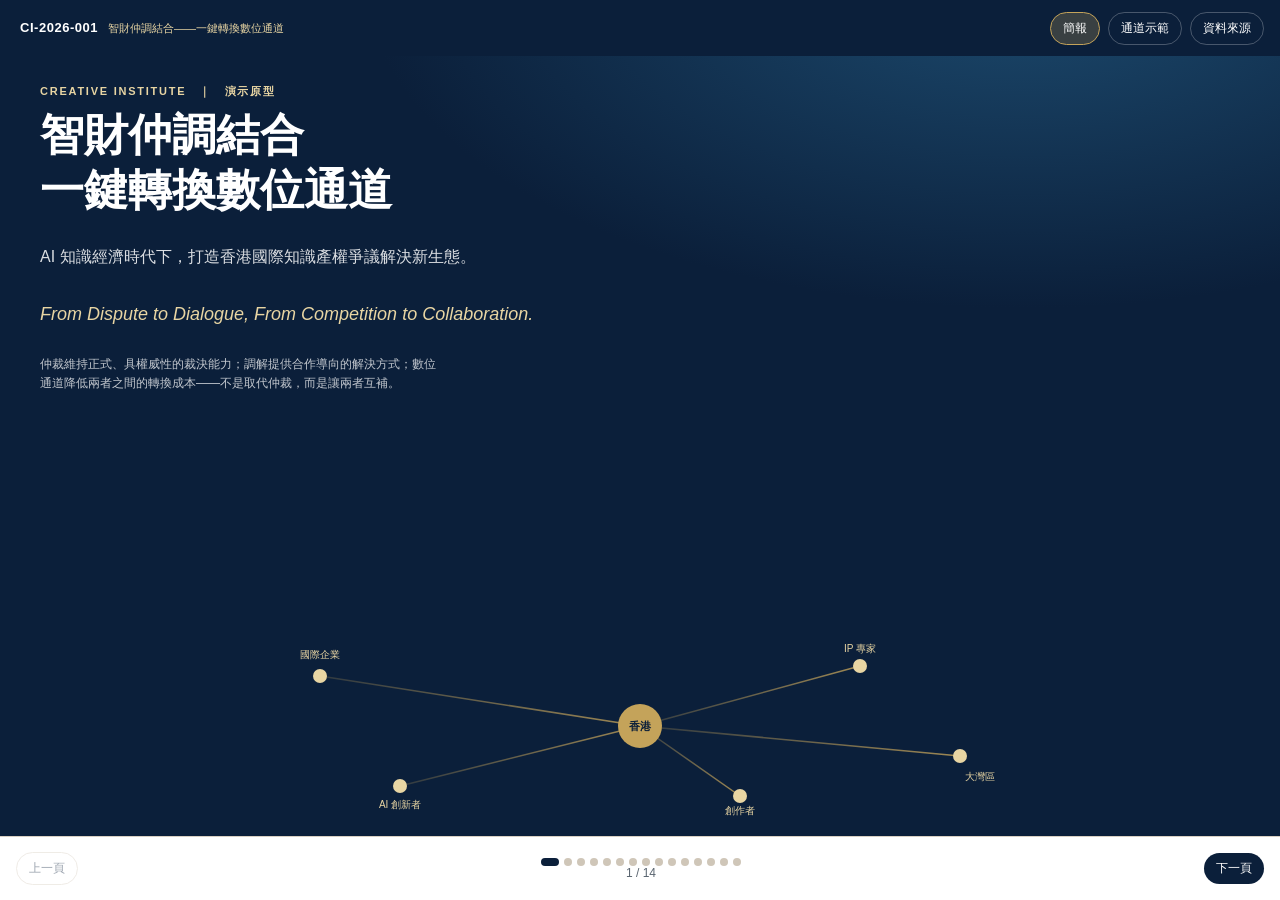
<file: site/index.html>
<!DOCTYPE html>
<html lang="zh-Hant">
<head>
  <meta charset="utf-8">
  <meta name="viewport" content="width=device-width, initial-scale=1">
  <title>智財仲調結合——一鍵轉換數位通道｜CI-2026-001</title>
  <meta name="description" content="香港國際知識產權爭議解決：仲調結合與一鍵轉換數位通道簡報（示範原型）">
  <link rel="stylesheet" href="css/style.css">
  <link rel="icon" href="favicon.svg" type="image/svg+xml">
</head>
<body>
  <a class="skip" href="#slides">跳至簡報內容</a>
  <header class="topbar">
    <div class="brand">
      <strong>CI-2026-001</strong>
      <span>智財仲調結合——一鍵轉換數位通道</span>
    </div>
    <nav class="top-links" aria-label="主要導覽">
      <a href="index.html#1" aria-current="page">簡報</a>
      <a href="gateway.html">通道示範</a>
      <a href="index.html#sources">資料來源</a>
    </nav>
  </header>

  <main class="deck">
    <div class="slides" id="slides">

      <section class="slide cover active" data-slide="1" id="slide-1">
        <p class="slide-kicker">Creative Institute　｜　演示原型</p>
        <h1>智財仲調結合<br>一鍵轉換數位通道</h1>
        <p class="lede">AI 知識經濟時代下，打造香港國際知識產權爭議解決新生態。</p>
        <p class="tagline">From Dispute to Dialogue, From Competition to Collaboration.</p>
        <p class="small" style="color:rgba(255,255,255,.75);max-width:60ch">仲裁維持正式、具權威性的裁決能力；調解提供合作導向的解決方式；數位通道降低兩者之間的轉換成本——不是取代仲裁，而是讓兩者互補。</p>
        <svg class="network" viewBox="0 0 800 180" role="img" aria-label="以香港為中心連接國際企業、創新者與大灣區的示意網絡">
          <defs>
            <linearGradient id="g" x1="0" y1="0" x2="1" y2="0">
              <stop offset="0" stop-color="#c4a35a" stop-opacity=".2"/>
              <stop offset="1" stop-color="#c4a35a" stop-opacity=".8"/>
            </linearGradient>
          </defs>
          <line x1="400" y1="90" x2="80" y2="40" stroke="url(#g)" stroke-width="1.5"/>
          <line x1="400" y1="90" x2="160" y2="150" stroke="url(#g)" stroke-width="1.5"/>
          <line x1="400" y1="90" x2="620" y2="30" stroke="url(#g)" stroke-width="1.5"/>
          <line x1="400" y1="90" x2="720" y2="120" stroke="url(#g)" stroke-width="1.5"/>
          <line x1="400" y1="90" x2="500" y2="160" stroke="url(#g)" stroke-width="1.5"/>
          <circle cx="400" cy="90" r="22" fill="#c4a35a"/>
          <text x="400" y="94" text-anchor="middle" font-size="11" fill="#0b1f3a" font-weight="700">香港</text>
          <circle cx="80" cy="40" r="7" fill="#e8d5a3"/><text x="80" y="22" text-anchor="middle" font-size="10" fill="#e8d5a3">國際企業</text>
          <circle cx="160" cy="150" r="7" fill="#e8d5a3"/><text x="160" y="172" text-anchor="middle" font-size="10" fill="#e8d5a3">AI 創新者</text>
          <circle cx="620" cy="30" r="7" fill="#e8d5a3"/><text x="620" y="16" text-anchor="middle" font-size="10" fill="#e8d5a3">IP 專家</text>
          <circle cx="720" cy="120" r="7" fill="#e8d5a3"/><text x="740" y="144" text-anchor="middle" font-size="10" fill="#e8d5a3">大灣區</text>
          <circle cx="500" cy="160" r="7" fill="#e8d5a3"/><text x="500" y="178" text-anchor="middle" font-size="10" fill="#e8d5a3">創作者</text>
        </svg>
      </section>

      <section class="slide" data-slide="2">
        <p class="slide-kicker">Part 1　市場背景　｜　第 2 頁</p>
        <h2>AI 推動知識經濟，智慧爭議正在增加</h2>
        <p class="lede">AI、數位內容、軟體、專利及品牌逐漸成為重要商業資產。交易與跨境使用增加的同時，權利界定與商業利益衝突也在增加。傳統訴訟及仲裁未必適合所有希望維持合作關係的企業。</p>
        <div class="grid grid-4" style="margin:16px 0">
          <div class="card"><h3>AI 生成內容版權</h3><p>訓練資料及作品使用權、商業使用爭議。</p></div>
          <div class="card"><h3>軟體及演算法授權</h3><p>模型、開源條款與技術授權糾紛。</p></div>
          <div class="card"><h3>技術專利爭議</h3><p>專利授權、標準必要專利與合作開發。</p></div>
          <div class="card"><h3>跨境商標及品牌</h3><p>平台、創作者與企業之間的品牌使用。</p></div>
        </div>
        <div class="grid grid-2">
          <div class="card kpi">
            <span class="badge badge-official">已公布數據</span>
            <div class="n">1,461</div>
            <div class="u">WIPO 2025 年管理的 IP、創新及科技相關爭議（較 2024 年 +70%）</div>
          </div>
          <div class="callout">
            版權及數位內容佔 71%，商標佔 23%，專利及其他商業事項佔其餘部分（若前兩項互斥且窮盡，餘額為 6%；<strong>WIPO 原文未寫出 6%</strong>）。參與者包括超過 1,500 家中小企、初創、創作者及創新者。此數據支持「相關爭議服務需求增加」，但不能單憑數字證明全部增長由 AI 直接造成。來源：WIPO ADR Highlights 2025。
          </div>
        </div>
      </section>

      <section class="slide" data-slide="3">
        <p class="slide-kicker">Part 1　為何是香港　｜　第 3 頁</p>
        <h2>現有國際仲裁優勢</h2>
        <div class="grid grid-2">
          <div>
            <ul class="clean">
              <li>普通法制度及國際法律專業人才</li>
              <li>香港國際仲裁中心（HKIAC）及其他爭議解決機構</li>
              <li>中英雙語及國際商業環境</li>
              <li>連接中國內地與海外市場</li>
              <li>大灣區跨境商業及創新活動</li>
            </ul>
            <p class="lede" style="margin-top:16px">香港已經有國際仲裁的基礎，下一步是讓這個優勢延伸到更專業、更有彈性的 IP 爭議解決（包括調解銜接）。</p>
          </div>
          <div class="card">
            <span class="badge badge-official">已公布數據｜HKIAC 2025</span>
            <p class="kpi" style="text-align:left;padding:8px 0 0"><span class="n">388</span> <span class="u">宗仲裁案件</span></p>
            <p><strong>84.3%</strong> 屬國際仲裁（至少一方並非來自香港）</p>
            <p>當事人來自 <strong>61</strong> 個司法管轄區</p>
            <p class="small muted">來源：<a href="https://hkiac.org/about-us/statistics/">hkiac.org/about-us/statistics</a>（2026-11-21 查閱）</p>
          </div>
        </div>
      </section>

      <section class="slide" data-slide="4">
        <p class="slide-kicker">Part 1　市場尺度　｜　第 4 頁</p>
        <h2>香港國際仲裁市場：2020–2026</h2>
        <p class="small"><span class="badge badge-official">已公布數據</span>以下是 HKIAC <strong>全部仲裁</strong>案件，不是 IP 專項案件數。2026 全年數據尚未公布。</p>
        <div class="grid grid-2">
          <div>
            <div class="chart-wrap"><canvas id="chart-hkiac" aria-label="HKIAC 2020至2025仲裁案件柱狀圖"></canvas></div>
            <table class="data">
              <thead><tr><th>年份</th><th>全部仲裁</th><th>國際比例</th><th>國際約數</th></tr></thead>
              <tbody>
                <tr><td>2020</td><td class="num">318</td><td class="num">72.3%</td><td class="num">230</td></tr>
                <tr><td>2021</td><td class="num">277</td><td class="num">81.6%</td><td class="num">226</td></tr>
                <tr><td>2022</td><td class="num">344</td><td class="num">83.1%</td><td class="num">286</td></tr>
                <tr><td>2023</td><td class="num">281</td><td class="num">75.1%</td><td class="num">211</td></tr>
                <tr><td>2024</td><td class="num">352</td><td class="num">76.4%</td><td class="num">269</td></tr>
                <tr><td>2025</td><td class="num">388</td><td class="num">84.3%</td><td class="num">327</td></tr>
                <tr><td>2026</td><td colspan="3">尚未公布全年數據</td></tr>
              </tbody>
            </table>
            <p class="chart-caption">國際約數＝全部仲裁×國際比例後四捨五入。2022 年官方比例為 83.1%（非「約 83%」）。來源：HKIAC Statistics。</p>
          </div>
          <div>
            <div class="chart-wrap"><canvas id="chart-ipshare" aria-label="HKIAC 已公布知識產權爭議類型佔比"></canvas></div>
            <div class="callout warn">
              <strong>本頁結論不是「香港 IP 仲裁案件很多」。 </strong>香港已有成熟的國際仲裁市場，但 IP 專項的獨立國際案件序列並不完整。HKIAC 有公布爭議類型中的 Intellectual Property 佔比：2020 2.2%、2021 4%、2022 0.6%、2023 2.5%、2025 1.2%；2024 年與房地產、航空等合併在其餘 7.4%，無法單獨核實。此為類型佔比，不能直接當成「國際 IP 仲裁宗數」。
            </div>
          </div>
        </div>
      </section>

      <section class="slide" data-slide="5">
        <p class="slide-kicker">Part 1　展望　｜　第 5 頁</p>
        <h2>2026–2030：市場需求情境（非官方預測）</h2>
        <div class="grid grid-2">
          <div>
            <span class="badge badge-model">推算情境（非官方）</span>
            <div class="chart-wrap"><canvas id="chart-forecast" aria-label="國際仲裁案件6%增長推算折線圖"></canvas></div>
            <p class="chart-caption">基準：2025 年 388×84.3%＝327.084≈327 宗國際仲裁，假設每年增長 6%。2030 年約 438 宗。這不是 HKIAC 官方預測。</p>
          </div>
          <div>
            <p class="small">第二層：以 2030 年約 438 宗為基數，假設 IP 佔國際仲裁的比例（<strong>模型參數，不是香港實際統計</strong>）：</p>
            <table class="data">
              <thead><tr><th>情境</th><th>假設 IP 比例</th><th>2030 年推算</th></tr></thead>
              <tbody>
                <tr><td>低</td><td class="num">3%</td><td class="num">約 13 宗</td></tr>
                <tr><td>中</td><td class="num">5.4%</td><td class="num">約 24 宗</td></tr>
                <tr><td>高</td><td class="num">8%</td><td class="num">約 35 宗</td></tr>
              </tbody>
            </table>
            <div class="callout warn" style="margin-top:10px">
              5.4% 與 8% <strong>高於</strong> HKIAC 近年已公布的 IP 類型佔比（約 0.6%–4%；2025 年為 1.2%）。若以 2025 年 1.2% 套用 438 宗，僅約 5 宗。切勿將「中情境 24 宗」表述為香港每年實際的國際 IP 仲裁量。未來的機會不只是增加仲裁案件，而是建立更具彈性的 IP 爭議解決方式。
            </div>
          </div>
        </div>
      </section>

      <section class="slide" data-slide="6">
        <p class="slide-kicker">Part 2　問題分析　｜　第 6 頁</p>
        <h2>智財調解 vs 智財仲裁：合作還是裁決？</h2>
        <table class="data">
          <thead><tr><th>比較項目</th><th>調解</th><th>仲裁</th></tr></thead>
          <tbody>
            <tr><td>決策方式</td><td>當事人協商</td><td>仲裁庭裁決</td></tr>
            <tr><td>程序</td><td>彈性較高</td><td>正式程度較高</td></tr>
            <tr><td>費用／時間</td><td>通常較低、較短</td><td>通常較高；視複雜程度而定</td></tr>
            <tr><td>保密</td><td>可以保密</td><td>通常具有保密安排</td></tr>
            <tr><td>結果</td><td>和解協議</td><td>具約束力的裁決</td></tr>
            <tr><td>合作關係</td><td>較容易維持</td><td>可能較對立</td></tr>
          </tbody>
        </table>
        <div class="grid grid-2" style="margin-top:12px">
          <div class="card"><h3>調解的限制</h3><p>需要雙方願意參與；無法保證達成和解；不能強制對方接受方案；和解協議的執行及跨境安排須妥善設計。</p></div>
          <div class="card"><h3>仲裁的限制</h3><p>程序、證據及法律論證可能較複雜；費用及時間可能較高；裁決由第三方作出，未必保留商業合作關係。</p></div>
        </div>
        <p class="lede" style="margin-top:12px"><strong>調解解決的是合作空間，仲裁解決的是裁決需求。兩者不是競爭者，而是互補工具。</strong></p>
      </section>

      <section class="slide" data-slide="7">
        <p class="slide-kicker">Part 2　需求　｜　第 7 頁</p>
        <h2>未來 IP 調解的三大需求</h2>
        <div class="grid grid-3">
          <div class="card">
            <h3>A. 人力：跨領域專業人才</h3>
            <ul class="clean"><li>IP 律師及調解員</li><li>AI、軟體、工程及生物科技專家</li><li>IP 估值、授權及商業顧問</li><li>多語言及跨境協調人才</li></ul>
          </div>
          <div class="card">
            <h3>B. 技術：數位化爭議處理</h3>
            <ul class="clean"><li>線上調解及視訊會議</li><li>AI 輔助文件整理及爭議摘要</li><li>安全文件管理及證據共享</li><li>多語言翻譯及跨境協作</li></ul>
          </div>
          <div class="card">
            <h3>C. 機制：仲裁與調解銜接</h3>
            <ul class="clean"><li>仲裁前調解</li><li>仲裁程序中暫停並轉介調解</li><li>調解不成功時回到仲裁</li><li>調解成功後正式記錄和解協議</li></ul>
          </div>
        </div>
      </section>

      <section class="slide" data-slide="8">
        <p class="slide-kicker">Part 2　痛點（待驗證）　｜　第 8 頁</p>
        <h2>為何需要一個數位轉換通道？</h2>
        <p class="lede">以下是調查框架，<strong>並非宣稱香港現有制度失效</strong>。證據有待訪談 HKIAC、律師、企業及 IP 專家後補強。</p>
        <div class="grid grid-2" style="margin-top:12px">
          <div class="card"><h3>1. 資訊分散</h3><p>企業是否難以找到合適的 IP 調解員、仲裁員及技術專家？</p></div>
          <div class="card"><h3>2. 轉介成本</h3><p>當事人進入仲裁程序後，是否缺乏便捷的調解轉介流程？</p></div>
          <div class="card"><h3>3. 專業配對</h3><p>法律、技術及估值專家是否能有效配對？</p></div>
          <div class="card"><h3>4. 跨境協作</h3><p>多國當事人是否面對語言、文件及程序協調障礙？</p></div>
        </div>
        <p class="lede" style="margin-top:16px">核心問題：當企業已經進入仲裁程序，是否仍然有一個簡單、可信、雙方自願的方式，讓他們轉向調解？</p>
      </section>

      <section class="slide" data-slide="9">
        <p class="slide-kicker">Part 3　方案　｜　第 9 頁</p>
        <h2>方案：一鍵轉換數位通道</h2>
        <p class="lede">One-Click IP Med-Arb Digital Gateway——連接 IP 仲裁及調解服務的數位入口，讓當事人可以在仲裁前或仲裁過程中，<strong>經雙方同意</strong>選擇轉入調解；若調解失敗，則按原有安排恢復仲裁。</p>
        <div class="grid grid-4" style="margin-top:14px">
          <div class="card"><h3>一鍵申請</h3><p>當事人於平台提出轉介調解申請。</p></div>
          <div class="card"><h3>雙方確認</h3><p>確認雙方同意、調解範圍及程序安排。</p></div>
          <div class="card"><h3>專家配對</h3><p>按 IP 類型、語言、技術領域及司法管轄區配對。</p></div>
          <div class="card"><h3>程序銜接</h3><p>成功則完成和解；未成功則依約恢復仲裁。</p></div>
        </div>
        <div class="callout ok" style="margin-top:14px">這不是一個取代 HKIAC 的新仲裁機構，而是可與現有機構合作的數位服務層。<a href="gateway.html">開啟互動示範 →</a></div>
      </section>

      <section class="slide" data-slide="10">
        <p class="slide-kicker">Part 3　流程　｜　第 10 頁</p>
        <h2>一鍵轉換：實際運作流程</h2>
        <div class="flow">
          <div class="node"><strong>Step 1</strong>IP 爭議發生：企業、創作者或權利人提出爭議</div>
          <div class="arrow">→</div>
          <div class="node"><strong>Step 2</strong>進入數位通道：選擇調解、仲裁或仲調銜接</div>
          <div class="arrow">→</div>
          <div class="node"><strong>Step 3</strong>雙方是否同意轉入調解？</div>
        </div>
        <div class="branch" style="margin:12px 0">
          <div class="card yes"><h3>同意 → 轉入 IP 調解</h3><p>專家配對、線上協商。成功則簽訂和解協議；未成功則依約恢復仲裁。</p></div>
          <div class="card no"><h3>不同意 → 繼續原程序</h3><p>按仲裁協議處理。單方按鍵不能強制轉換。</p></div>
        </div>
        <ul class="legal clean">
          <li>轉入調解必須取得雙方同意，不能由單方按鍵強制轉換。</li>
          <li>仲裁是否暫停、期限如何計算、如何恢復，須事先約定或由適用規則處理。</li>
          <li>調解資料與仲裁證據應有適當隔離，避免保密溝通不當影響後續裁決。</li>
          <li>若達成和解，應清楚安排和解協議的法律效力及執行方式。</li>
        </ul>
        <p class="small"><strong>「一鍵」代表操作流程簡化，不代表法律程序可以自動轉換。</strong>　<a href="gateway.html">走一遍示範流程 →</a></p>
      </section>

      <section class="slide" data-slide="11">
        <p class="slide-kicker">Part 3　技術　｜　第 11 頁</p>
        <h2>數位通道的四個技術模組</h2>
        <table class="data">
          <thead><tr><th>模組</th><th>功能</th><th>價值</th></tr></thead>
          <tbody>
            <tr><td>智能案件分流</td><td>分析爭議類型、金額、複雜度</td><td>協助選擇調解或仲裁</td></tr>
            <tr><td>IP 專家配對</td><td>配對調解員、法律及技術專家</td><td>提高專業適配度</td></tr>
            <tr><td>安全協作空間</td><td>加密文件、視訊、權限管理</td><td>支援跨境溝通</td></tr>
            <tr><td>程序管理系統</td><td>轉介、暫停、進度及恢復</td><td>降低程序摩擦</td></tr>
          </tbody>
        </table>
        <div class="callout" style="margin-top:14px">
          AI 的定位應是「輔助」，而不是代替調解員判斷責任、裁決權利或決定和解條件。技術設計須注意資料跨境傳輸、商業秘密、個人資料、模型訓練用途及系統資安。本期原型僅模擬介面，不含真實後端。
        </div>
      </section>

      <section class="slide" data-slide="12">
        <p class="slide-kicker">Part 4　效益　｜　第 12 頁</p>
        <h2>提升香港 IP 調解彈性的六大好處</h2>
        <div class="grid grid-3">
          <div class="card"><h3>國際競爭力</h3><p>增加海外企業選擇香港的理由。</p></div>
          <div class="card"><h3>專業服務收入</h3><p>帶動律師、估值及技術顧問服務。</p></div>
          <div class="card"><h3>維持商業合作</h3><p>鼓勵企業協商授權、合作及共創價值。</p></div>
          <div class="card"><h3>支持創新企業</h3><p>降低初創企業及創作者處理爭議的負擔。</p></div>
          <div class="card"><h3>人才培育</h3><p>創造法律、科技與商業跨領域職涯。</p></div>
          <div class="card"><h3>創科中介地位</h3><p>連接創新者、資本、技術與國際市場。</p></div>
        </div>
      </section>

      <section class="slide" data-slide="13">
        <p class="slide-kicker">Part 4　戰略定位　｜　第 13 頁</p>
        <h2>由爭議解決中心，升級成國際創科中介者</h2>
        <p class="lede">香港不應只定位為「發生 IP 糾紛時的解決地點」，更應成為：</p>
        <div class="grid grid-2" style="margin-top:12px">
          <div class="card"><h3>創新者的合作平台</h3><p>讓不同企業透過授權、技術轉移及協商繼續合作。</p></div>
          <div class="card"><h3>知識資產的流通平台</h3><p>協助權利人、投資者及企業釐清權利與商業利益。</p></div>
          <div class="card"><h3>國際商業的連接平台</h3><p>連結內地、亞洲及全球企業。</p></div>
          <div class="card"><h3>創科生態的信任平台</h3><p>以專業調解及仲裁降低跨境合作的不確定性。</p></div>
        </div>
        <p class="lede" style="margin-top:16px"><strong>從解決爭議，到促進合作；從處理衝突，到創造價值。</strong></p>
      </section>

      <section class="slide" data-slide="14">
        <p class="slide-kicker">Part 4　結語　｜　第 14 頁</p>
        <h2>讓香港成為知識經濟時代的合作樞紐</h2>
        <blockquote class="lede" style="margin:8px 0 16px;border-left:3px solid var(--gold);padding-left:14px">
          在 AI 推動知識經濟的時代，智慧財產不只是法律權利，更是創新、技術與商業合作的核心資產。當智慧財產的價值越高，企業之間的爭議也可能越複雜。香港應善用既有的國際仲裁優勢，結合數位調解服務，讓爭議不一定走向對立，而是有機會重新走向合作。智財仲調結合，一鍵轉換數位通道，讓香港連接全球知識、創新與合作。
        </blockquote>
        <div class="grid grid-2">
          <div class="card">
            <h3>三種服務模式</h3>
            <p class="small">A 仲裁前調解　｜　B 仲裁中轉調解　｜　C 調解失敗回歸仲裁。須處理調解員與仲裁員角色分離、保密資料隔離及雙方知情同意。</p>
          </div>
          <div class="card">
            <h3>建議試行目標（非現況）</h3>
            <p class="small">轉介率 20%；調解完成率 90%；和解率 50%；90 日完成 80%；配對 5 個工作天內；中小企使用 30%。正式採用前應先建立基準數據。</p>
          </div>
        </div>
        <p class="small muted" style="margin-top:12px"><a href="gateway.html">體驗通道示範</a>　·　<a href="#sources">資料來源與核對</a></p>
      </section>

      <section class="slide" data-slide="sources" id="sources">
        <p class="slide-kicker">附錄</p>
        <h2>資料來源與核對狀態</h2>
        <p class="small">查閱日期：2026-11-21（Asia/Hong_Kong）。完整對照見專案文件 docs/FACTCHECK.md。</p>
        <table class="data">
          <thead><tr><th>項目</th><th>狀態</th><th>來源</th></tr></thead>
          <tbody>
            <tr><td>HKIAC 2020–2025 案件數、國際比例、61 個司法管轄區、爭議類型</td><td>✔ 已核實</td><td><a href="https://hkiac.org/about-us/statistics/">hkiac.org/about-us/statistics</a></td></tr>
            <tr><td>2022 年國際比例應為 83.1%（大綱寫「約 83%」）</td><td>⚠ 已修正</td><td>同上</td></tr>
            <tr><td>立法會研究：2020／2021 跨境 230、226 宗</td><td>✔ 已核實</td><td><a href="https://www.legco.gov.hk/research-publications/english/2022issh24-international-arbitration-services-in-hong-kong-20220909-e.pdf">legco.gov.hk ISSH24/2022</a></td></tr>
            <tr><td>律政司不統計仲裁／調解總量（保密）</td><td>✔ 已核實</td><td><a href="https://www.info.gov.hk/gia/general/202611/11/P2026111100525.htm">info.gov.hk 2026-11-11 LCQ13</a></td></tr>
            <tr><td>WIPO 2025：1,461 宗、+70%、71%／23%、規則案件 +42%</td><td>✔；6% 為餘額推算</td><td><a href="https://www.wipo.int/amc/en/center/summary2025.html">wipo.int ADR Highlights 2025</a></td></tr>
            <tr><td>6% 增長路徑及 3%／5.4%／8% IP 情境</td><td>✔ 算術正確；⚠ 非官方，且高於已公布 IP 佔比</td><td>本專案演算，基準來自 HKIAC 2025</td></tr>
          </tbody>
        </table>
        <p class="small muted" style="margin-top:12px">本原型為演示用途，不構成法律意見，亦不代表 HKIAC、WIPO 或香港政府立場。視覺為原創 SVG／CSS，未使用大綱中的第三方圖片。</p>
      </section>
    </div>
  </main>

  <nav class="nav" aria-label="投影片翻頁">
    <button type="button" class="btn ghost" id="prev">上一頁</button>
    <div>
      <div class="dots" id="dots"></div>
      <div class="page" id="page-label">1 / 14</div>
    </div>
    <button type="button" class="btn" id="next">下一頁</button>
  </nav>

  <script src="vendor/chart.umd.min.js"></script>
  <script src="js/deck.js"></script>
  <script src="js/charts.js"></script>
</body>
</html>
</file>
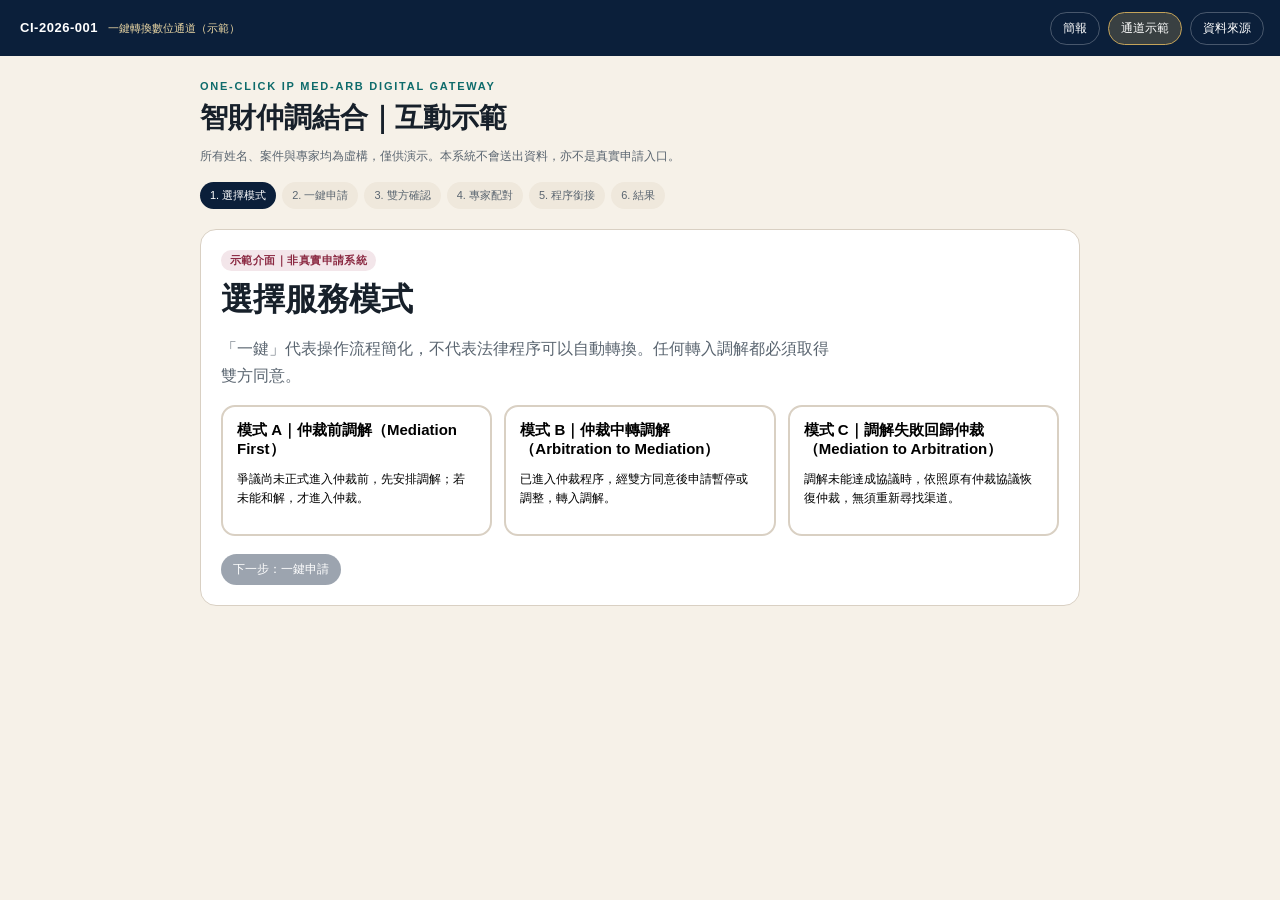
<file: site/gateway.html>
<!DOCTYPE html>
<html lang="zh-Hant">
<head>
  <meta charset="utf-8">
  <meta name="viewport" content="width=device-width, initial-scale=1">
  <title>一鍵轉換數位通道｜示範流程｜CI-2026-001</title>
  <link rel="stylesheet" href="css/style.css">
  <link rel="icon" href="favicon.svg" type="image/svg+xml">
</head>
<body>
  <header class="topbar">
    <div class="brand">
      <strong>CI-2026-001</strong>
      <span>一鍵轉換數位通道（示範）</span>
    </div>
    <nav class="top-links" aria-label="主要導覽">
      <a href="index.html#9">簡報</a>
      <a href="gateway.html" aria-current="page">通道示範</a>
      <a href="index.html#sources">資料來源</a>
    </nav>
  </header>
  <main class="gw-body">
    <div class="gw-wrap">
      <p class="slide-kicker">One-Click IP Med-Arb Digital Gateway</p>
      <h1 style="font-size:28px;margin-bottom:6px">智財仲調結合｜互動示範</h1>
      <p class="small muted" style="margin-bottom:16px">所有姓名、案件與專家均為虛構，僅供演示。本系統不會送出資料，亦不是真實申請入口。</p>
      <div id="gw-app"></div>
    </div>
  </main>
  <script src="js/gateway.js"></script>
</body>
</html>
</file>
<file: site/css/style.css>
:root {
  --navy: #0b1f3a;
  --navy-2: #14304f;
  --ink: #17202a;
  --muted: #5a6570;
  --cream: #f6f1e8;
  --paper: #fffdf8;
  --gold: #c4a35a;
  --gold-2: #e8d5a3;
  --teal: #0e6b6b;
  --teal-soft: #e6f3f1;
  --warn: #8b6914;
  --warn-soft: #f8efd6;
  --danger: #8b2942;
  --line: #d9d0c3;
  --shadow: 0 10px 30px rgba(11, 31, 58, 0.08);
  --font: "PingFang TC", "Hiragino Sans CNS", "Noto Sans TC", "Microsoft JhengHei", "Source Han Sans TC", sans-serif;
  --mono: "SFMono-Regular", Menlo, Consolas, monospace;
  --top: 56px;
  --bot: 64px;
}
* { box-sizing: border-box; }
html, body { margin: 0; padding: 0; background: var(--navy); color: var(--ink); font-family: var(--font); }
a { color: var(--teal); }
button, input, select, textarea { font-family: inherit; }
.skip { position: absolute; left: -999px; }
.skip:focus { left: 8px; top: 8px; background: #fff; padding: 8px; z-index: 20; }

/* Top bar */
.topbar {
  position: fixed; inset: 0 0 auto 0; height: var(--top);
  display: flex; align-items: center; justify-content: space-between;
  padding: 0 16px 0 20px; background: var(--navy); color: #fff; z-index: 10;
}
.brand { display: flex; align-items: baseline; gap: 10px; min-width: 0; }
.brand strong { font-weight: 650; letter-spacing: 0.04em; font-size: 13px; white-space: nowrap; }
.brand span { color: var(--gold-2); font-size: 11px; overflow: hidden; text-overflow: ellipsis; white-space: nowrap; }
.top-links { display: flex; gap: 8px; }
.top-links a, .nav button, .btn {
  border: 0; cursor: pointer; text-decoration: none;
  border-radius: 999px; padding: 7px 12px; font-size: 12px;
}
.top-links a { color: #fff; background: transparent; border: 1px solid rgba(255,255,255,.25); }
.top-links a[aria-current="page"], .top-links a:hover { background: rgba(196,163,90,.25); border-color: var(--gold); }

/* Deck */
.deck { background: var(--cream); min-height: 100dvh; }
.slides { padding: var(--top) 0 var(--bot); }
.slide {
  display: none;
  min-height: calc(100dvh - var(--top) - var(--bot));
  padding: 28px 40px 20px;
  background: var(--cream);
}
.slide.active { display: flex; flex-direction: column; }
.slide.cover { background: radial-gradient(1200px 600px at 80% -10%, #1c4a6e 0%, var(--navy) 55%); color: #fff; }
.slide-kicker { font-size: 11px; letter-spacing: 0.16em; text-transform: uppercase; color: var(--teal); font-weight: 650; margin: 0 0 8px; }
.cover .slide-kicker { color: var(--gold-2); }
h1, h2, h3 { margin: 0 0 10px; line-height: 1.25; font-weight: 650; }
h1 { font-size: clamp(28px, 4vw, 44px); }
h2 { font-size: clamp(22px, 3vw, 32px); }
h3 { font-size: 16px; }
.lede { font-size: 16px; line-height: 1.7; max-width: 70ch; color: var(--muted); }
.cover .lede { color: rgba(255,255,255,.85); }
.tagline { font-style: italic; color: var(--gold-2); font-size: 18px; margin: 18px 0; }
.grid { display: grid; gap: 14px; }
.grid-2 { grid-template-columns: 1fr 1fr; }
.grid-3 { grid-template-columns: repeat(3, 1fr); }
.grid-4 { grid-template-columns: repeat(4, 1fr); }
.card {
  background: var(--paper); border: 1px solid var(--line); border-radius: 14px;
  padding: 14px 16px; box-shadow: var(--shadow);
}
.card h3 { margin-bottom: 6px; }
.card p, .card li { margin: 0; font-size: 13.5px; line-height: 1.6; color: var(--ink); }
.muted { color: var(--muted); }
.small { font-size: 12px; line-height: 1.55; }
.badge {
  display: inline-block; font-size: 11px; font-weight: 650; letter-spacing: 0.04em;
  border-radius: 999px; padding: 3px 9px; margin: 0 6px 8px 0; vertical-align: middle;
}
.badge-official { background: var(--teal-soft); color: var(--teal); }
.badge-model { background: var(--warn-soft); color: var(--warn); }
.badge-demo { background: #f3e6ea; color: var(--danger); }
.note, .callout {
  border-left: 3px solid var(--gold); padding: 10px 12px; background: rgba(196,163,90,.1);
  border-radius: 0 10px 10px 0; font-size: 13px; line-height: 1.6;
}
.callout.warn { border-color: var(--warn); background: var(--warn-soft); }
.callout.ok { border-color: var(--teal); background: var(--teal-soft); }

table.data { width: 100%; border-collapse: collapse; font-size: 12.5px; }
table.data th, table.data td { padding: 7px 8px; text-align: left; border-bottom: 1px solid var(--line); }
table.data th { font-size: 11px; letter-spacing: 0.04em; color: var(--muted); font-weight: 650; }
table.data td.num { font-variant-numeric: tabular-nums; font-family: var(--mono); font-size: 12px; }
.chart-wrap { position: relative; height: 250px; width: 100%; overflow: visible; }
.chart-wrap canvas { display: block; max-width: 100%; }
.chart-caption { font-size: 11px; color: var(--muted); margin-top: 6px; }

.nav {
  position: fixed; inset: auto 0 0 0; height: var(--bot);
  display: flex; align-items: center; justify-content: space-between;
  padding: 0 16px; background: #fff; border-top: 1px solid var(--line); z-index: 10;
}
.nav .page { font-size: 12px; color: var(--muted); min-width: 110px; text-align: center; }
.dots { display: flex; gap: 5px; flex-wrap: wrap; justify-content: center; }
.dots button {
  width: 8px; height: 8px; padding: 0; border-radius: 50%; border: 0;
  background: #cfc6b8; cursor: pointer;
}
.dots button.current { background: var(--navy); width: 18px; border-radius: 99px; }
.btn { background: var(--navy); color: #fff; }
.btn.ghost { background: transparent; color: var(--navy); border: 1px solid var(--line); }
.btn:disabled { opacity: 0.4; cursor: not-allowed; }

/* Cover art */
.network { width: 100%; height: 180px; margin-top: auto; }
.footer-src { margin-top: auto; font-size: 11px; color: var(--muted); }

ul.clean { margin: 8px 0 0; padding: 0 0 0 18px; }
ul.clean li { margin: 0 0 4px; }
.kpi { text-align: center; padding: 16px 8px; }
.kpi .n { font-size: 28px; font-weight: 700; color: var(--navy); }
.kpi .u { font-size: 12px; color: var(--muted); }

.flow { display: flex; flex-wrap: wrap; gap: 8px; align-items: stretch; }
.flow .node {
  flex: 1 1 140px; background: var(--paper); border: 1px solid var(--line);
  border-radius: 12px; padding: 10px 12px; font-size: 13px;
}
.flow .node strong { display: block; font-size: 12px; color: var(--teal); margin-bottom: 4px; }
.flow .arrow { align-self: center; color: var(--gold); font-weight: 700; }
.branch { display: grid; grid-template-columns: 1fr 1fr; gap: 12px; }
.yes { border-color: var(--teal) !important; }
.no { border-color: #bbb !important; }

.legal li { font-size: 13px; margin-bottom: 6px; }

/* Gateway */
.gw-body { background: var(--cream); min-height: 100dvh; padding: calc(var(--top) + 24px) 20px 40px; }
.gw-wrap { max-width: 880px; margin: 0 auto; }
.steps { display: flex; gap: 6px; margin: 0 0 20px; flex-wrap: wrap; }
.steps span {
  font-size: 11px; padding: 6px 10px; border-radius: 999px; background: #efe8dc; color: var(--muted);
}
.steps span.done { background: var(--teal-soft); color: var(--teal); }
.steps span.now { background: var(--navy); color: #fff; }
.modes { display: grid; grid-template-columns: 1fr 1fr 1fr; gap: 12px; }
.mode {
  cursor: pointer; border: 2px solid var(--line); border-radius: 14px; padding: 14px;
  background: #fff; text-align: left;
}
.mode.selected { border-color: var(--navy); box-shadow: var(--shadow); }
.mode h3 { margin: 0 0 6px; font-size: 15px; }
.panel { background: #fff; border: 1px solid var(--line); border-radius: 16px; padding: 20px; }
label.field { display: block; font-size: 12px; color: var(--muted); margin: 10px 0 4px; }
input[type="text"], select, textarea {
  width: 100%; padding: 10px 12px; border: 1px solid var(--line); border-radius: 10px; background: #fff;
}
.parties { display: grid; grid-template-columns: 1fr 1fr; gap: 12px; }
.party { border: 1px solid var(--line); border-radius: 12px; padding: 14px; }
.party.agreed { border-color: var(--teal); background: var(--teal-soft); }
.experts { display: grid; gap: 10px; }
.expert { display: flex; justify-content: space-between; gap: 12px; border: 1px solid var(--line); border-radius: 12px; padding: 12px; cursor: pointer; background: #fff; }
.expert.selected { border-color: var(--navy); }
.actions { display: flex; gap: 8px; margin-top: 18px; flex-wrap: wrap; }

@media (max-width: 800px) {
  .slide { padding: 20px 16px 16px; }
  .grid-2, .grid-3, .grid-4, .branch, .modes, .parties { grid-template-columns: 1fr; }
  .chart-wrap { height: 220px; }
  .brand span { display: none; }
  h1 { font-size: 26px; }
  h2 { font-size: 20px; }
}
@media print {
  :root { --top: 0px; --bot: 0px; }
  body, .deck { background: #fff; }
  .topbar, .nav, .skip, .no-print { display: none !important; }
  .slides { padding: 0; }
  .slide, .slide.active {
    display: flex !important;
    break-after: page; page-break-after: always;
    min-height: 100vh; height: 100vh; overflow: hidden;
    padding: 20mm;
    background: #fff !important; color: #000;
    box-shadow: none;
  }
  .slide.cover { -webkit-print-color-adjust: exact; print-color-adjust: exact; }
  a { color: inherit; text-decoration: none; }
}
</file>
